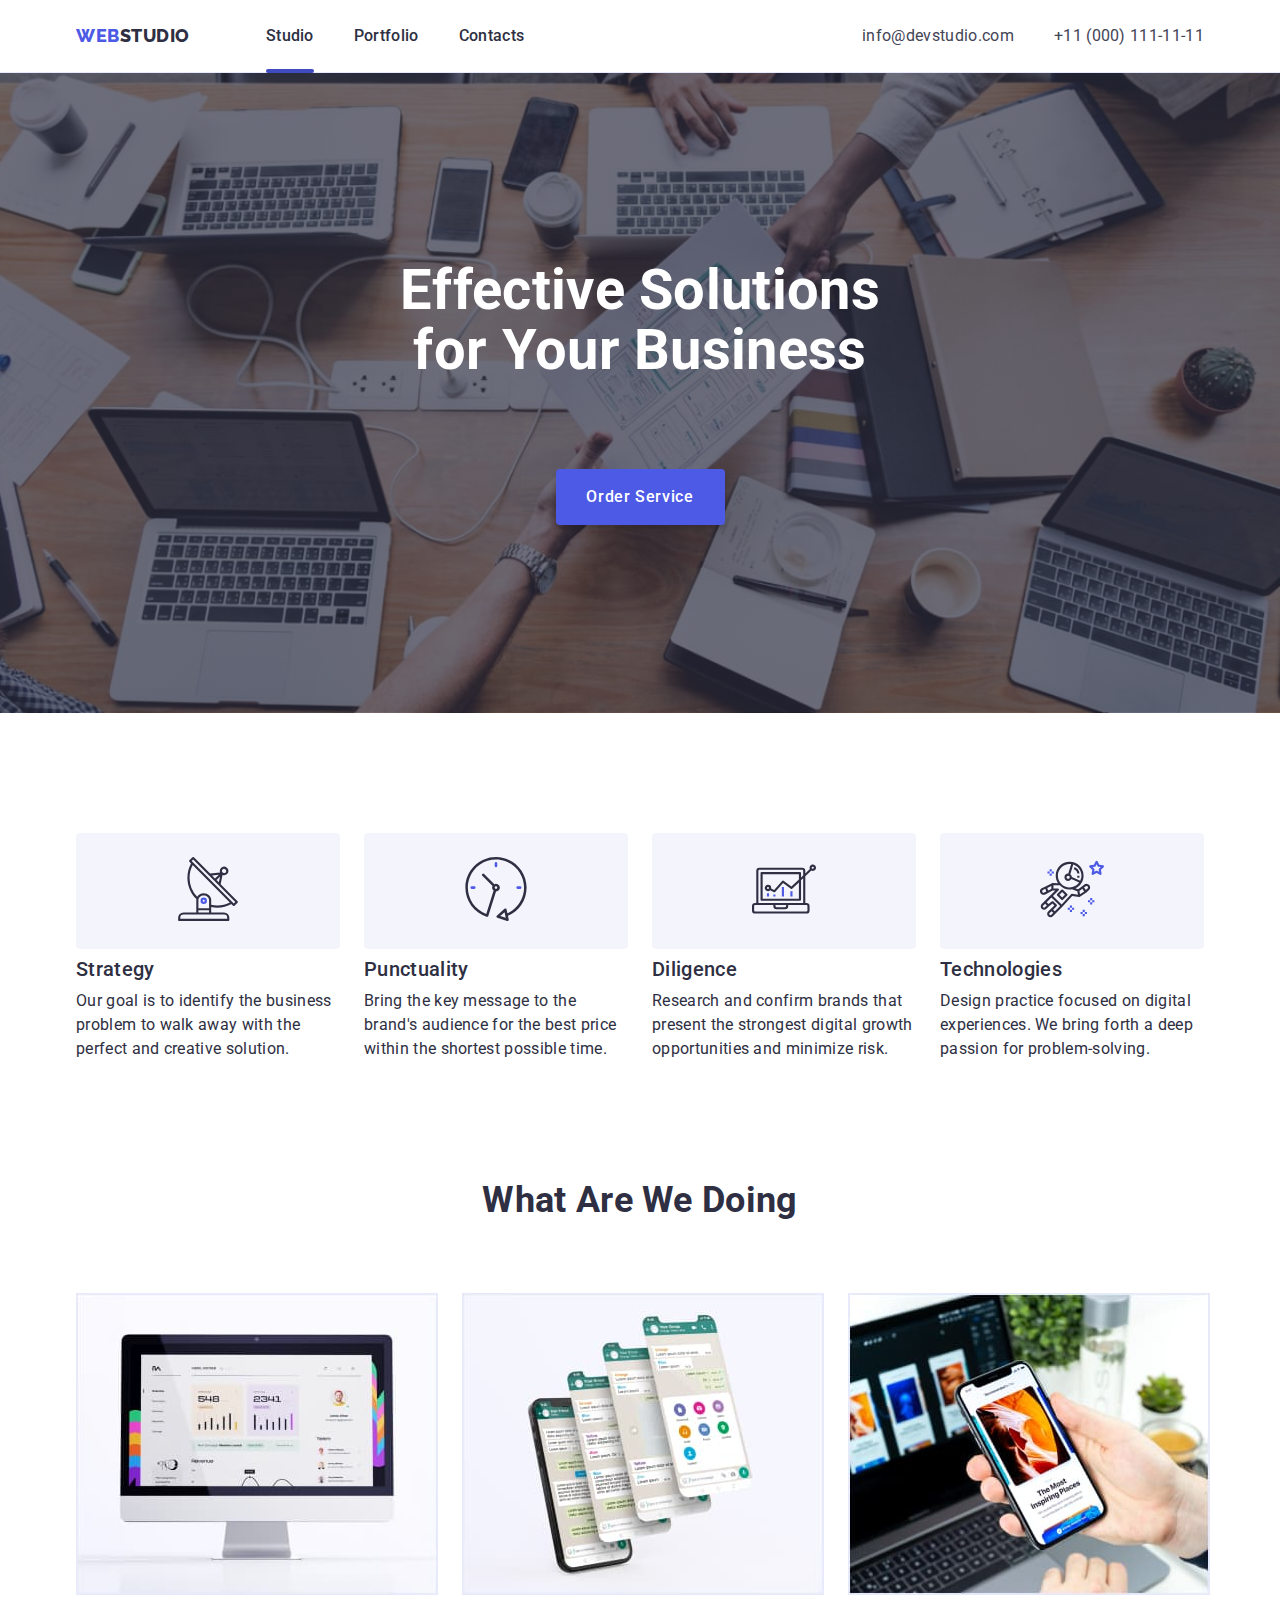
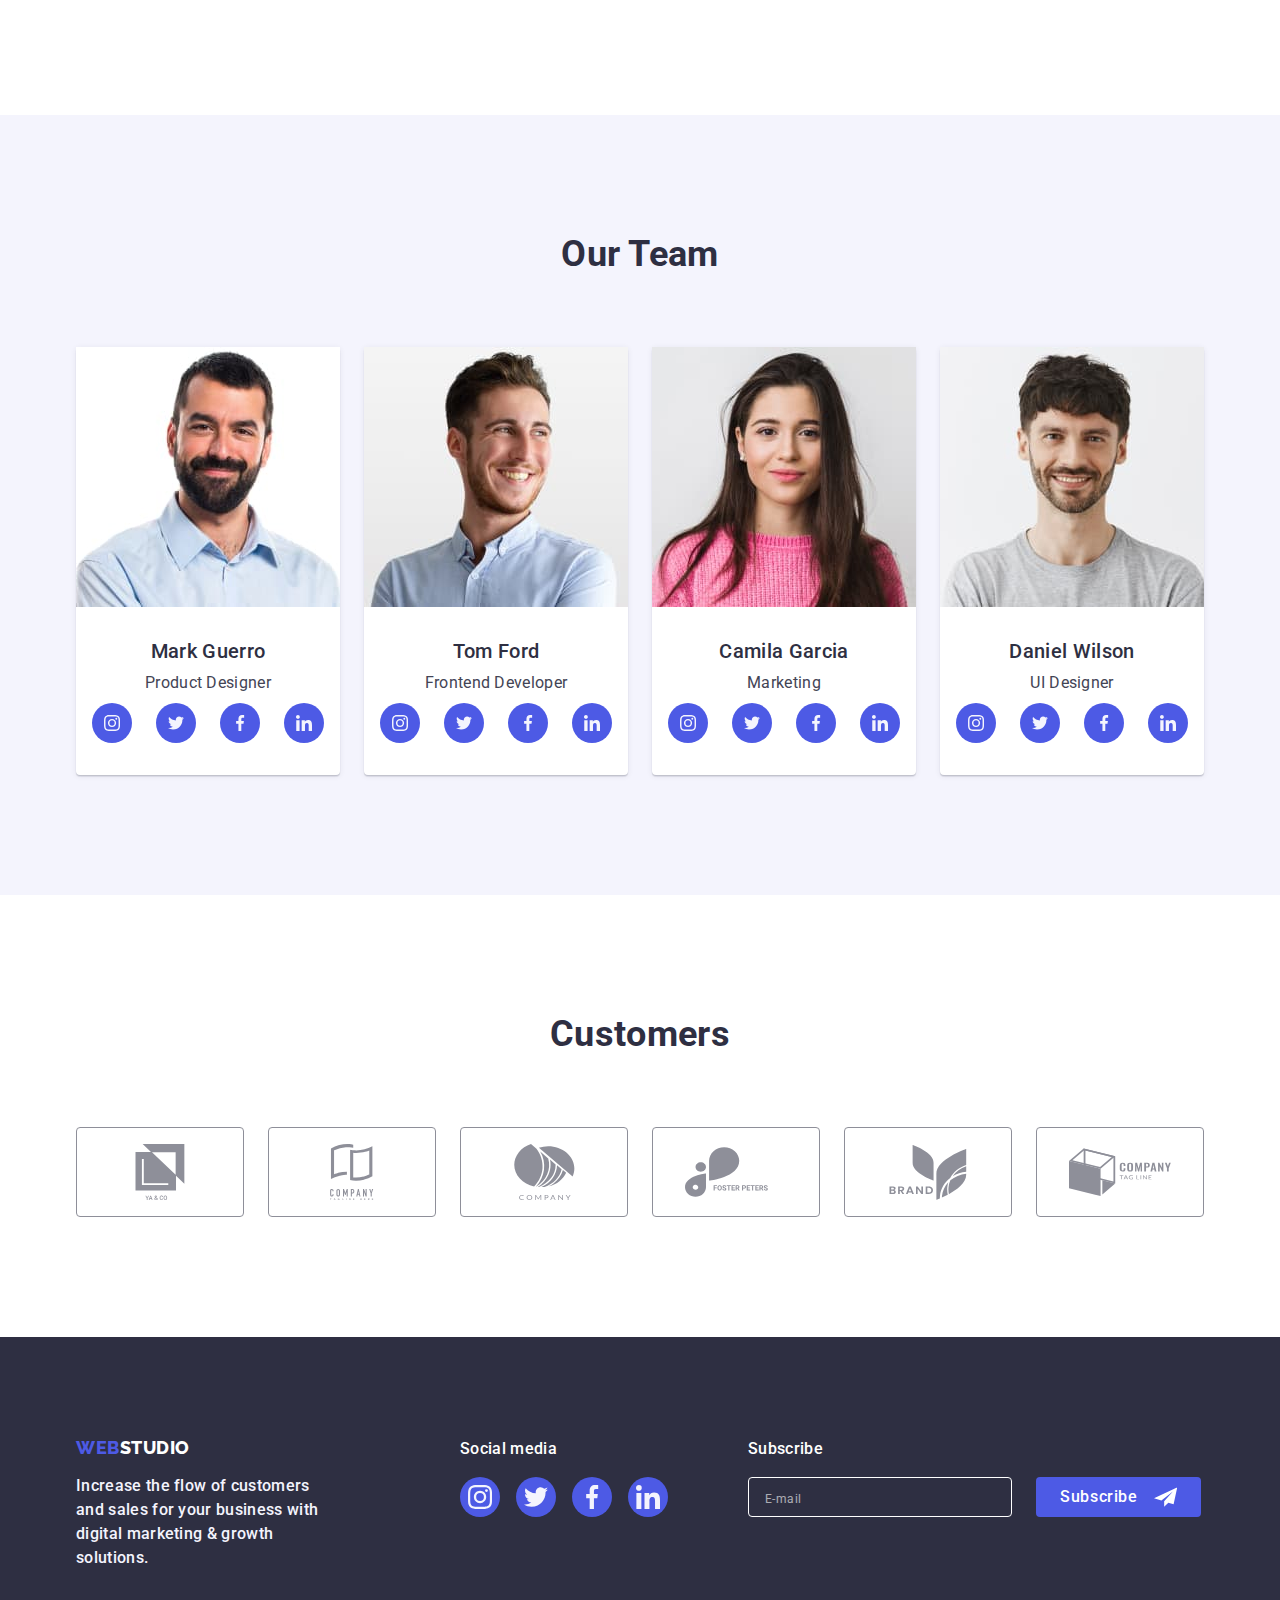
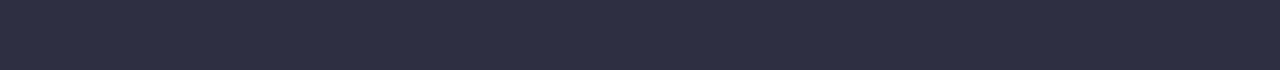
<file: index.html>
<!DOCTYPE html>
<html lang="en">
<head>
    <meta charset="UTF-8">
    <meta http-equiv="X-UA-Compatible" content="IE=edge">
    <meta name="viewport" content="width=device-width, initial-scale=1.0">
    
    <link rel="preconnect" href="https://fonts.googleapis.com">
    <link rel="preconnect" href="https://fonts.gstatic.com" crossorigin>
    <link href="https://fonts.googleapis.com/css2?family=Raleway:wght@800&family=Roboto:wght@400;500;700;900&display=swap"
        rel="stylesheet">
        <link rel="stylesheet" href="https://cdnjs.cloudflare.com/ajax/libs/modern-normalize/1.1.0/modern-normalize.min.css">
        <link rel="stylesheet" href="./css/style.css">
    <title>Homework7</title>
</head>
<body>
    <header class="header">
        <div class="container header-container">
            
            <nav class="site-navigation">
    
                <a href="./index.html" class="logo link logo-web-header">web<span
                        class="logo-studio-header">Studio</span></a>
    
                <ul class="site-nav list">
                    <li class="site-nav-item"><a class="title-body-medium link current site-nav-link" href="./index.html">Studio</a>
                    </li>
                    <li class="site-nav-item"><a class="title-body-medium link site-nav-link"
                            href="./portfolio.html">Portfolio</a></li>
                    <li class="site-nav-item"><a class="title-body-medium link site-nav-link" href="">Contacts</a></li>
                </ul>

            </nav>
    
            <address class="adress-container adress-main">
                <ul class="list adress">
                    <li class="adress-item"><a class="link title-body adress-item-link"
                            href="mailto:info@devstudio.com">info@devstudio.com</a></li>
                    <li class="adress-item"><a class="link title-body adress-item-link" href="tel:+110001111111">+11 (000)
                            111-11-11</a></li>
                </ul>
            </address>

            
                <button class="menu-toggle js-open-menu" aria-expanded="false" aria-controls="mobile-menu">
                    <svg width="32" height="22" class="icon-menu">
                        <use href="./images/icon.svg#icon-menu"></use>
                    </svg>
                </button>


            <div class="menu-container js-menu-container" id="mobile-menu">
                <button type="button" class="menu-toggle js-close-menu">
                <svg width="8" height="8" class="icon-close">
                    <use href="./images/icon.svg#icon-close"></use>
                </svg>
                </button>
                
                <ul class="mobile-menu list">
                    <li> <a href="./index.html" class="link">Studio</a></li>
                    <li> <a href="./portfolio.html" class="link">Porfolio</a></li>
                    <li> <a href="" class="link contacts-link">Contacts</a></li>
                </ul>
                
                <div class="mobile-menu-contacts">
                <ul class="list mobile-adress-list">
                        <li><a href="tel:+110001111111" class="link mobile-tel">+11 (000) 111-11-11</a> </li>
                        <li><a href="mailto:info@devstudio.com" class="link mobile-mail">info@devstudio.com</a></li>
                </ul>

                <ul class="social-list list">
                        <li class="social-icons">
                            <a href="" class="social-link social-link-footer">
                               <svg class="social-icon" width="24" height="24">
                                    <use href="./images/icon.svg#icon-inst"></use>
                                </svg>
                            </a>
                        </li>

                        <li class="social-icons">
                            <a href="" class="social-link social-link-footer">
                                <svg class="social-icon" width="24" height="24">
                                    <use href="./images/icon.svg#icon-twt"></use>
                                </svg>
                            </a>
                        </li>

                        <li class="social-icons">
                            <a href="" class="social-link social-link-footer">
                                <svg class="social-icon" width="24" height="24">
                                    <use href="./images/icon.svg#icon-fb"></use>
                                </svg>
                            </a>
                        </li>

                        <li class="social-icons">
                            <a href="" class="social-link social-link-footer">
                                <svg class="social-icon" width="24" height="24">
                                    <use href="./images/icon.svg#icon-lkd"></use>
                                </svg>
                            </a>
                        </li>
                </ul>
                </div>
                

        </div>
        </div>
        
    </header>
    <main>
        <section class="hero">
            <div class="container">
            <h1 class="hero-title title-biggest">Effective Solutions for Your Business</h1>
            <button class="button hero-button" data-modal-open type="button">Order Service</button>

                    <div class="backdrop is-hidden" data-modal>
                        <div class="modal-window">
                            <button type="button" class="modal-window-button" data-modal-close>
                                <svg width="8px" height="8px" class="modal-window-icon">
                                <use href="./images/icon.svg#icon-close"> </use>
                                </svg>
                            </button>
                        
                            <p class="modal-text">Leave your contacts and we will call you back</p>
                            <form class="form-container js-speaker-form">
                                <div class="form-part form-part-name">
                                <label for="name" class="form-part-title">Name</label>
                                <input  type="text" name="user-name" id="name" class="form-part-text">
                                <svg width="18" height="24" class="form-icon-person form-icon">
                                    <use href="./images/icon.svg#icon-person"></use>
                                </svg>
                                
                                
                                </div>

                                <div class="form-part">
                                <label for="tel" class="form-part-title">Phone</label>
                                <input type="tel" name="tel" id="tel" class="form-part-text">
                                <svg width="18" height="24" class="form-icon-telephone form-icon">
                                    <use href="./images/icon.svg#icon-telephone"></use>
                                </svg>
                                </div>

                                <div class="form-part">
                                <label for="mail" class="form-part-title">Email</label>
                                <input type="email" name="mail" id="mail" class="form-part-text">
                                <svg width="18" height="24" class="form-icon form-icon-mail">
                                    <use href="./images/icon.svg#icon-mail"></use>
                                </svg>
                                </div>

                                <div class="form-part form-part-comment">
                                <label for="comment" class="form-part-title">Comment</label>
                                <textarea name="comment" id="comment" placeholder="Text input" class="comment-text"></textarea>
                                </div>


                                <div class="policy-container">
                                
                                    <label class="policy-label">
                                        <input type="checkbox" name="policy" class="checkbox">
                                        <svg width="16" height="16" class="accept-icon">
                                            <use href="./images/icon.svg#icon-accept"></use>
                                        </svg>
                                        <span class="policy-text">I accept the terms and conditions of the <a href="" class="link link-policy">Privacy
                                                Policy</a></span>
                                
                                    </label>
                                </div>

                                <button type="submit" class="button modal-button"><span class="modal-button-text">Send</span></button>
                            </form>
                            
                        </div>
                    </div>
            </div>
            
        </section>
         
        <section class="section section-feature">
         
            <div class="container">
                
            <h2 hidden class="feature-main-title">Feature</h2>
            <ul class="list feature-list">
                <li class="feature-list-item icon-antenna">
                    <div class="feature-icon-bg">
                    <svg class="feature-icons" width="64" height="64"> 
                        <use href="./images/icon.svg#icon-antenna" ></use>
                    </svg>
                    </div>
                    <h3 class="title-big feature-title">Strategy</h3>
                    <p class="feature-container-text">Our goal is to identify the business problem to walk away with the perfect and creative solution.</p>
                </li>

                <li class="feature-list-item icon-clock">
                    <div class="feature-icon-bg">
                    <svg class="feature-icons" width="64" height="64">
                        <use href="./images/icon.svg#icon-clock"></use>
                    </svg>
                    </div>
                    <h3 class="title-big feature-title">Punctuality</h3>
                    <p class="feature-container-text">Bring the key message to the brand's audience for the best price within the shortest possible time.</p>
                </li>

                <li class="feature-list-item icon-diagram">
                    <div class="feature-icon-bg">
                    <svg class="feature-icons" width="64" height="64">
                        <use href="./images/icon.svg#icon-diagram"></use>
                    </svg>
                    </div>
                    <h3 class="title-big feature-title">Diligence</h3>
                    <p class="feature-container-text">Research and confirm brands that present the strongest digital growth opportunities and minimize risk.</p>
                </li>

                <li class="feature-list-item icon-astranaut">
                    <div class="feature-icon-bg">
                    <svg class="feature-icons" width="64" height="64">
                        <use href="./images/icon.svg#icon-astranaut"></use>
                    </svg>
                    </div>
                    <h3 class="title-big feature-title">Technologies</h3>
                    <p class="feature-container-text">Design practice focused on digital experiences. We bring forth a deep passion for problem-solving.</p>
                </li>
            </ul>
            </div>
        </section>

        <section class="section doing">
            <div class="container">
            <h2 class="section-title title-big title-doing">What are we doing</h2>
            
            <ul class="doing-list list">

                <li class="doing-item">
                    <picture>
                        <source srcset="./images/desktop-360-300-1px/doing-1-1.jpg 1x, ./images/desktop-360-300-2px/doing-1-2.jpg 2x">
                        <img src="./images/desktop-360-300-1px/doing-1-1.jpg" alt="monitor" width="360" height="300" class="doing-photo">
                    </picture>
                </li>

                <li class="doing-item">
                    <picture>
                        <source srcset="./images/desktop-360-300-1px/doing-2-1.jpg 1x, ./images/desktop-360-300-2px/doing-2-2.jpg 2x">
                        <img src="./images/desktop-360-300-1px/doing-2-1.jpg" alt="telephone" width="360" height="300" class="doing-photo">
                    </picture>


                <li class="doing-item">
                    <picture>
                        <source srcset="./images/desktop-360-300-1px/doing-3-1.jpg 1x, ./images/desktop-360-300-2px/doing-3-2.jpg 2x">
                        <img src="./images/desktop-360-300-1px/doing-3-1.jpg" alt="computer and telephone" width="360" height="300" class="doing-photo">
                    </picture>
                </li>

            </ul>
            </div>
        </section>

        <section class="section our-team">
            <div class="container">

            <h2 class="section-title title-big title-team">Our Team</h2>

            <ul class="team-list list">
                <li class="team-part">
                    <div class="photo-container">
                            <img class="photo-team" src="./images/desktop-360-300-1px/mark-1.jpg" alt="Product Designer Mark Guerro" width="264" height="260"
                            srcset="./images/desktop-360-300-1px/mark-1.jpg 1x, ./images/desktop-360-300-2px/mark-2.jpg 2x">
                    </div>
                    <div class="info-member">
                    <h3 class="title-med name-team">Mark Guerro</h3>
                    <p class="team-profession title-body">Product Designer</p>
                    
                        <ul class="list social-list">
                    
                            <li class="social-icons">
                                <a href="" class="social-link">
                                    <svg class="social-icon" width="16" height="16">
                                        <use href="./images/icon.svg#icon-inst"></use>
                                    </svg> </a>
                            </li>
                    
                            <li class="social-icons">
                                <a href="" class="social-link">
                                    <svg class="social-icon" width="16" height="16">
                                        <use href="./images/icon.svg#icon-twt"></use>
                                    </svg>
                                </a>
                            </li>
                    
                            <li class="social-icons">
                                <a href="" class="social-link">
                                    <svg class="social-icon" width="16" height="16">
                                        <use href="./images/icon.svg#icon-fb">
                    
                                        </use>
                                    </svg>
                                </a>
                            </li>

                            <li class="social-icons">
                                <a href="" class="social-link">
                                    <svg class="social-icon" width="16" height="16">
                                        <use href="./images/icon.svg#icon-lkd"></use>
                                    </svg>
                    
                                </a>
                            </li>
                        </ul>
                    
                    </div>
                </li>

                <li class="team-part">
                    <div class="photo-container">
                            <img class="photo-team" src="./images/desktop-360-300-1px/tom-1.jpg" alt="Frontend Developer Tom Ford" width="264" height="260"
                            srcset="./images/desktop-360-300-1px/tom-1.jpg 1x, ./images/desktop-360-300-2px/tom-2.jpg 2x">
                    </div>
                    <div class="info-member">
                    <h3 class="title-med name-team">Tom Ford</h3>
                    <p class="team-profession title-body">Frontend Developer</p>
                    
                        <ul class="list social-list">

                            <li class="social-icons"> 
                                <a href="" class="social-link"> 
                                    <svg class="social-icon" width="16" height="16">
                                    <use href="./images/icon.svg#icon-inst" ></use>
                                </svg> </a> </li>

                            <li class="social-icons"> 
                                <a href="" class="social-link">
                                    <svg class="social-icon" width="16" height="16">
                                        <use href="./images/icon.svg#icon-twt"></use>
                                    </svg>
                                </a> </li>

                            <li class="social-icons"> 
                                <a href="" class="social-link">
                                    <svg class="social-icon" width="16" height="16">
                                        <use href="./images/icon.svg#icon-fb">
                                        </use>
                                    </svg>
                                </a> </li>
                            <li class="social-icons"> 
                                <a href="" class="social-link">
                                    <svg class="social-icon" width="16" height="16">
                                        <use href="./images/icon.svg#icon-lkd"></use>
                                    </svg>
                                </a> </li>
                        </ul>
                    
                    </div>
                </li>

                <li class="team-part">
                    <div class="photo-container">
                            <img class="photo-team" src="./images/desktop-360-300-1px/camila-1.jpg" alt="Marketing Camila Garcia" width="264" height="260"
                            srcset="./images/desktop-360-300-1px/camila-1.jpg 1x, ./images/desktop-360-300-2px/camila-2.jpg 2x">
                    </div>
                    <div class="info-member">
                    <h3 class="title-med name-team">Camila Garcia</h3>
                    <p class="team-profession title-body">Marketing</p>
                    
                        <ul class="list social-list">
                    
                            <li class="social-icons">
                                <a href="" class="social-link">
                                    <svg class="social-icon" width="16" height="16">
                                        <use href="./images/icon.svg#icon-inst"></use>
                                    </svg> </a>
                            </li>
                    
                            <li class="social-icons">
                                <a href="" class="social-link">
                                    <svg class="social-icon" width="16" height="16">
                                        <use href="./images/icon.svg#icon-twt"></use>
                                    </svg>
                                </a>
                            </li>
                    
                            <li class="social-icons">
                                <a href="" class="social-link">
                                    <svg class="social-icon" width="16" height="16">
                                        <use href="./images/icon.svg#icon-fb">
                                        </use>
                                    </svg>
                                </a>
                            </li>

                            <li class="social-icons">
                                <a href="" class="social-link">
                                    <svg class="social-icon" width="16" height="16">
                                        <use href="./images/icon.svg#icon-lkd"></use>
                                    </svg>
                                </a>
                            </li>
                        </ul>
                    
                    </div>
                </li>
                
                <li class="team-part">
                    <div class="photo-container">
                        <picture>
                            <img class="photo-team" src="./images/desktop-360-300-1px/daniel-1.jpg" alt="UI Designer Daniel Wilson" width="264" height="260"
                             srcset="./images/desktop-360-300-1px/daniel-1.jpg 1x, ./images/desktop-360-300-2px/daniel-2.jpg 2x">
                    </div>
                    <div class="info-member">
                    <h3 class="title-med name-team">Daniel Wilson</h3>
                    <p class="team-profession title-body">UI Designer</p>
                   
                        <ul class="list social-list">
                            <li class="social-icons">
                                <a href="" class="social-link">
                                    <svg class="social-icon" width="16" height="16">
                                        <use href="./images/icon.svg#icon-inst"></use>
                                    </svg> </a>
                            </li>

                            <li class="social-icons">
                                <a href="" class="social-link">
                                    <svg class="social-icon" width="16" height="16">
                                        <use href="./images/icon.svg#icon-twt"></use>
                                    </svg>
                                </a>
                            </li>

                            <li class="social-icons">
                                <a href="" class="social-link">
                                    <svg class="social-icon" width="16" height="16">
                                        <use href="./images/icon.svg#icon-fb">
                    
                                        </use>
                                    </svg>
                                </a>
                            </li>

                            <li class="social-icons">
                                <a href="" class="social-link">
                                    <svg class="social-icon" width="16" height="16">
                                        <use href="./images/icon.svg#icon-lkd"></use>
                                    </svg>
                    
                                </a>
                            </li>
                        </ul>
                    </div>
                    
                </li>
            </ul>
            </div>
        </section>

        <section class="customers">
            <div class=" container container-customers">
            <h2 class="section-title title-big customers-title">Customers</h2>

            
                <ul class="customers-list list">
                    <li class="customers-list-item">
                        <a href="" class="customers-list-link">
                        <svg width="110" height="56" class="logo-companys">
                            <use href="./images/icon.svg#icon-company-one"></use>
                        </svg>
                    </a></li>



                    <li class="customers-list-item">
                        <a href="" class="customers-list-link">
                            <svg width="110" height="56" class="logo-companys">
                                <use href="./images/icon.svg#icon-company-two"></use>
                            </svg>
                        </a>
                    </li>

                    <li class="customers-list-item">
                        <a href="" class="customers-list-link">
                            <svg width="110" height="56" class="logo-companys">
                                <use href="./images/icon.svg#icon-company-three"></use>
                            </svg>
                        </a>
                    </li>

                    <li class="customers-list-item">
                        <a href="" class="customers-list-link">
                            <svg width="110" height="56" class="logo-companys">
                                <use href="./images/icon.svg#icon-company-four"></use>
                            </svg>
                        </a>
                    </li>

                    <li class="customers-list-item">
                        <a href="" class="customers-list-link">
                            <svg width="110" height="56" class="logo-companys">
                                <use href="./images/icon.svg#icon-company-five"></use>
                            </svg>
                        </a>
                    </li>

                    <li class="customers-list-item">
                        <a href="" class="customers-list-link">
                            <svg width="110" height="56" class="logo-companys">
                                <use href="./images/icon.svg#icon-company-six"></use>
                            </svg>
                        </a>
                    </li>
                </ul>
        </div>

        </section>
    </main>
    <footer class="footer">
        <div class="container footer-container">
            <div class="part-footer-first">
            <a href="./index.html" class="logo logo-footer link logo-web-footer">web<span
                    class="logo-studio-footer">Studio</span></a>
            <p class="footer-text title-body">Increase the flow of customers and sales for your business with digital marketing &
                                             growth solutions.</p>
            </div>
            
            <div class="footer-social-container">
                <h3 class="title-body-medium social-text">Social media</h3>
                <ul class="list social-list social-list-footer">

                    <li class="social-icons">
                        <a href="" class="social-link social-link-footer">
                            <svg class="social-icon" width="24" height="24">
                             <use href="./images/icon.svg#icon-inst"></use>
                            </svg> 
                        </a>
                    </li>

                    <li class="social-icons">
                        <a href="" class="social-link social-link-footer">
                            <svg class="social-icon" width="24" height="24">
                            <use href="./images/icon.svg#icon-twt"></use>
                            </svg>
                         </a>
                    </li>

                    <li class="social-icons">
                        <a href="" class="social-link social-link-footer">
                            <svg class="social-icon" width="24" height="24">
                            <use href="./images/icon.svg#icon-fb">
                            </use>
                            </svg>
                        </a>
                    </li>

                    <li class="social-icons">
                        <a href="" class="social-link social-link-footer">
                            <svg class="social-icon" width="24" height="24">
                            <use href="./images/icon.svg#icon-lkd"></use>
                            </svg>
                        </a>
                    </li>
                </ul>
            </div>

            <div class="subscribe-container">
                <h3 class="subscribe-title">Subscribe</h3>
                <form class="subscribe-form">
                    <label >
                        <input type="email" name="mail" placeholder="E-mail" class="footer-mail-input">
                    </label>
                    <button type="submit" class="button subscribe-button">Subscribe
                    <svg width="24" height="24" class="send-icon">
                        <use href="./images/icon.svg#icon-send" ></use>
                    </svg>
                    </button>
                </form>
            </div>
        </div>
    </footer>
<script src="./js/mobile-menu.js"></script>
<script src="./js/js-speaker-form.js"></script>
<script src="./js/modal.js"></script>
</body>
</html>
</file>
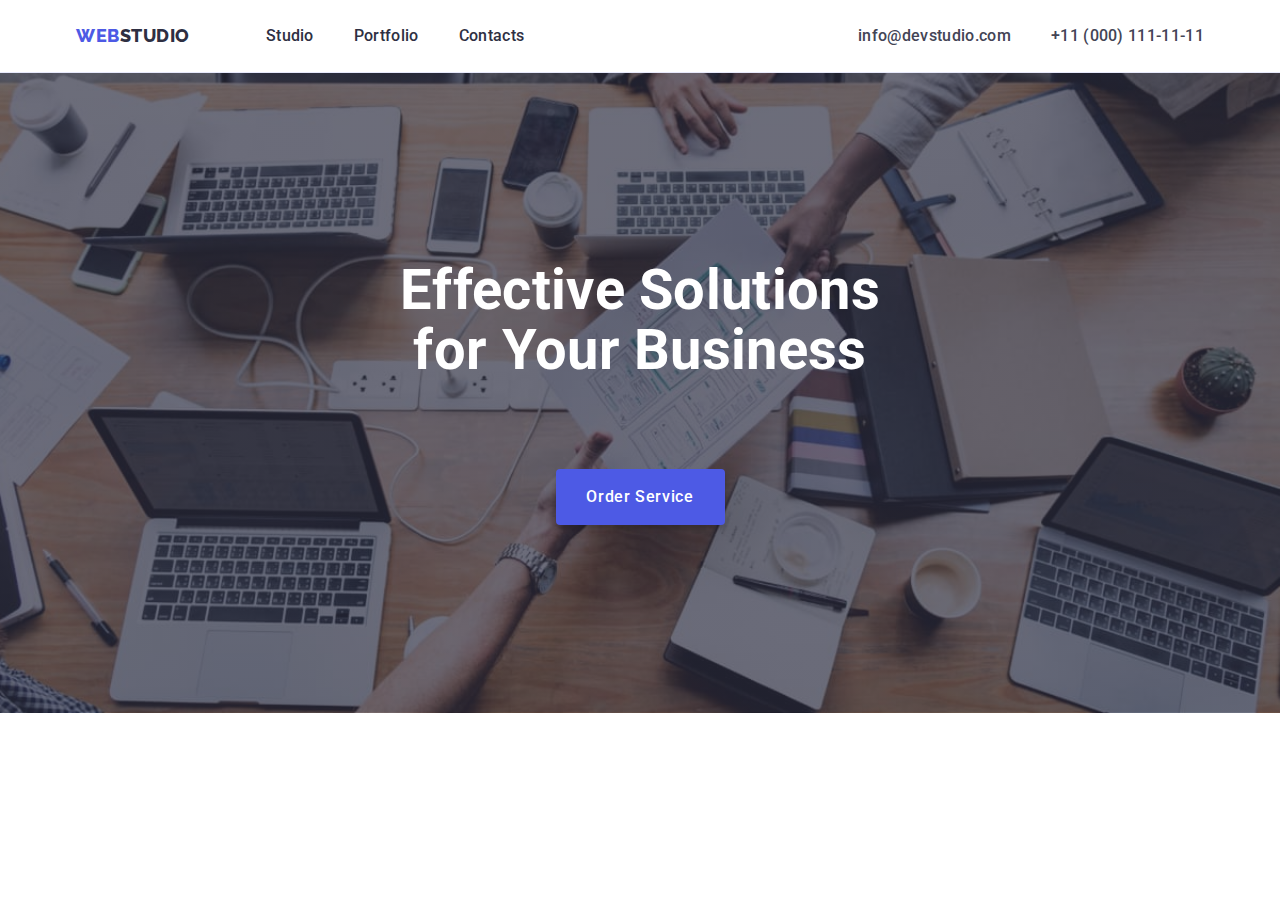
<file: modal.html>
<!DOCTYPE html>
<html lang="en">
<head>
    <meta charset="UTF-8">
    <meta http-equiv="X-UA-Compatible" content="IE=edge">
    <meta name="viewport" content="width=device-width, initial-scale=1.0">
    <link rel="preconnect" href="https://fonts.googleapis.com">
    <link rel="preconnect" href="https://fonts.gstatic.com" crossorigin>
    <link href="https://fonts.googleapis.com/css2?family=Raleway:wght@800&family=Roboto:wght@400;500;700;900&display=swap"
        rel="stylesheet">
    <link rel="stylesheet" href="https://cdnjs.cloudflare.com/ajax/libs/modern-normalize/1.1.0/modern-normalize.min.css">
    <link rel="stylesheet" href="./css/style.css">
    <title>Modal</title>
</head>
<body>
    <header class="header">
        <div class="container header-container">
            <nav class="site-navigation">
    
                <a href="./index.html" class="logo link logo-web-header">web<span
                        class="logo-studio-header">Studio</span></a>
    
                <ul class="site-nav list">
                    <li class="site-nav-item"><a class="title-body-medium link site-nav-link" href="./index.html">Studio</a>
                    </li>
                    <li class="site-nav-item"><a class="title-body-medium link site-nav-link"
                            href="./portfolio.html">Portfolio</a></li>
                    <li class="site-nav-item"><a class="title-body-medium link site-nav-link" href="">Contacts</a></li>
                </ul>
            </nav>
    
            <address class="adress-container adress-main">
                <ul class="list adress">
                    <li class="adress-item"><a class="link title-body"
                            href="mailto:info@devstudio.com">info@devstudio.com</a></li>
                    <li class="adress-item"><a class="link title-body" href="tel:+110001111111">+11 (000) 111-11-11</a></li>
                </ul>
            </address>
        </div>
    </header>
    <main>
        <section class="hero">
            <div class="container">
                <h1 class="hero-title title-biggest">Effective Solutions for Your Business</h1>
                <button class="button hero-button" type="button">Order Service</button>
                              
            </div>
        </section>

        </main>
</body>
</html>
</file>
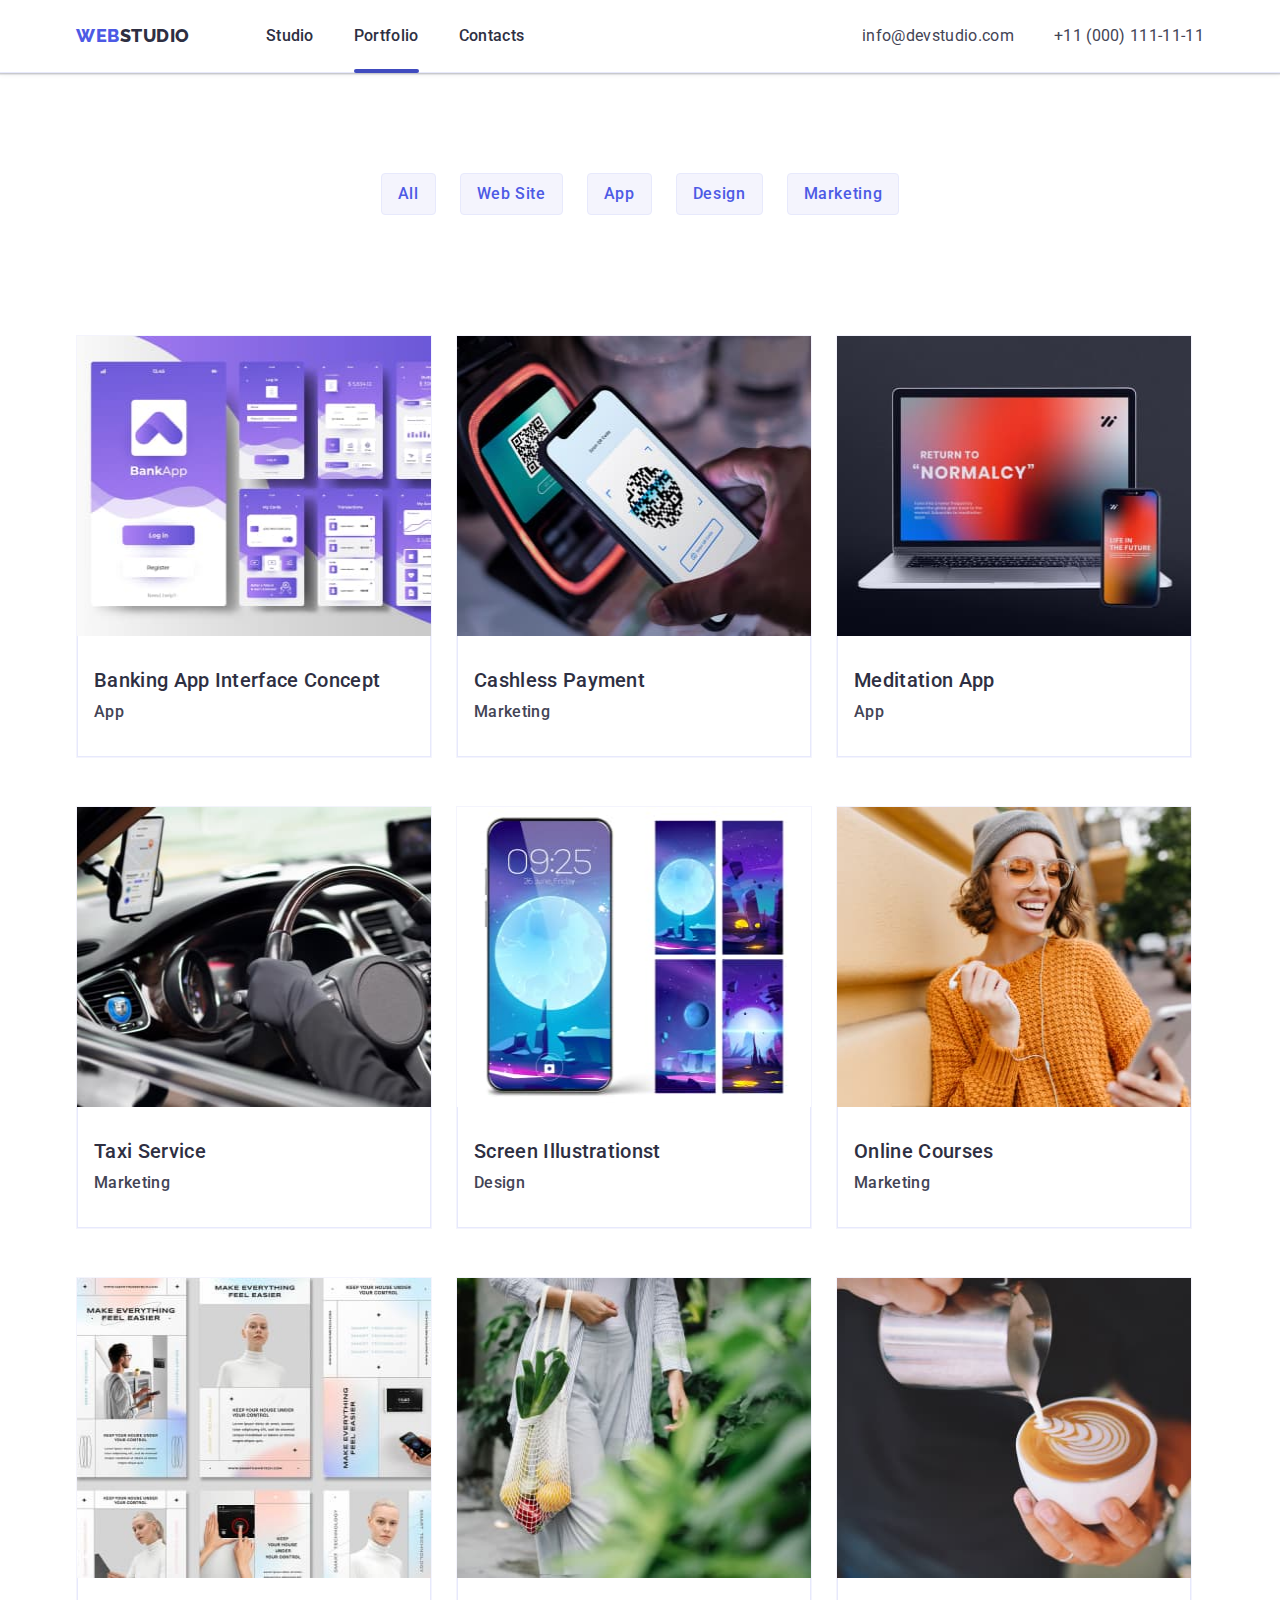
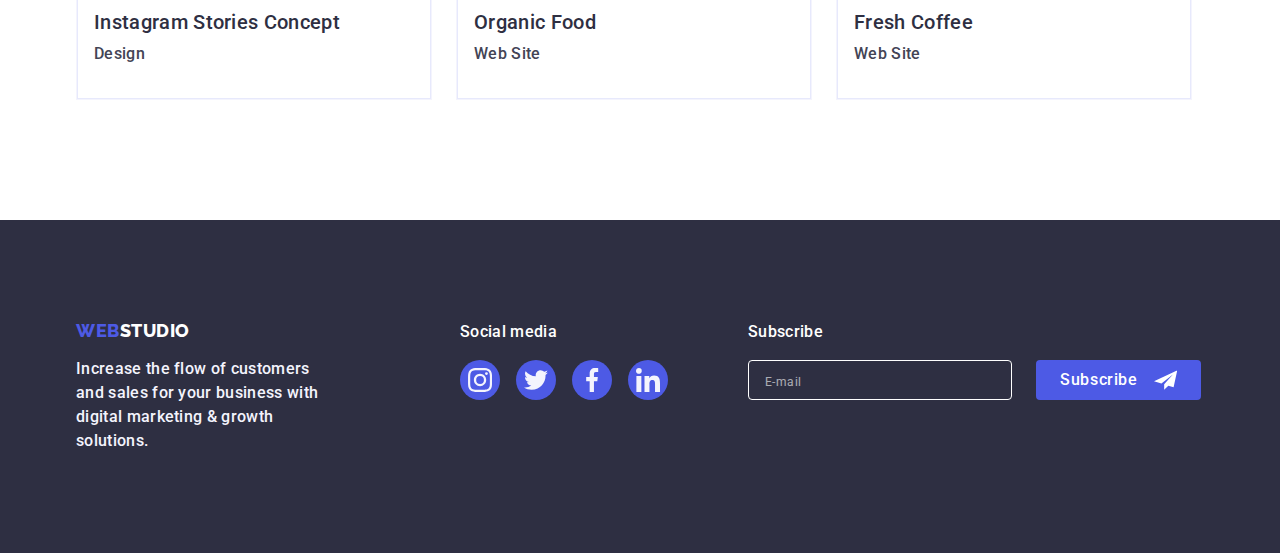
<file: portfolio.html>
<!DOCTYPE html>
<html lang="en">
<head>
    <meta charset="UTF-8">
    <meta http-equiv="X-UA-Compatible" content="IE=edge">
    <meta name="viewport" content="width=device-width, initial-scale=1.0">
    
    <link rel="preconnect" href="https://fonts.googleapis.com">
    <link rel="preconnect" href="https://fonts.gstatic.com" crossorigin>
    <link href="https://fonts.googleapis.com/css2?family=Raleway:wght@800&family=Roboto:wght@400;500;700;900&display=swap"
        rel="stylesheet">
        <link rel="stylesheet" href="https://cdnjs.cloudflare.com/ajax/libs/modern-normalize/1.1.0/modern-normalize.min.css">
        <link rel="stylesheet" href="./css/style.css">
    <title>Portfolio</title>
</head>
<body>
    <!-- Header -->
    <header class="header">
        <div class="container header-container">
            <nav class="site-navigation">
    
                <a href="./index.html" class="logo link logo-web-header">web<span
                        class="logo-studio-header">Studio</span></a>
    
                <ul class="site-nav list">
                    <li class="site-nav-item"><a class="title-body-medium link site-nav-link"
                            href="./index.html">Studio</a>
                    </li>
                    <li class="site-nav-item"><a class="title-body-medium link current site-nav-link"
                            href="./portfolio.html">Portfolio</a></li>
                    <li class="site-nav-item"><a class="title-body-medium link site-nav-link" href="">Contacts</a></li>
                </ul>
    
            </nav>
    
            <address class="adress-container adress-main">
                <ul class="list adress">
                    <li class="adress-item"><a class="link title-body adress-item-link"
                            href="mailto:info@devstudio.com">info@devstudio.com</a></li>
                    <li class="adress-item"><a class="link title-body adress-item-link" href="tel:+110001111111">+11 (000)
                            111-11-11</a></li>
                </ul>
            </address>
            <button class="menu-toggle js-open-menu" aria-expanded="false" aria-controls="mobile-menu">
                <svg width="32" height="22" class="icon-menu">
                    <use href="./images/icon.svg#icon-menu"></use>
                </svg>
            </button>
            <div class="menu-container js-menu-container" id="mobile-menu">
                <button type="button" class="menu-toggle js-close-menu">
                    <svg width="8" height="8" class="icon-close">
                        <use href="./images/icon.svg#icon-close"></use>
                    </svg>
                </button>
    
                <ul class="mobile-menu">
                    <li> <a href="./index.html" class="link">Studio</a></li>
                    <li> <a href="./portfolio.html" class="link">Porfolio</a></li>
                    <li> <a href="" class="link contacts-link">Contacts</a></li>
                </ul>
    
                <ul class="list mobile-adress-list">
                    <li><a href="tel:+110001111111" class="link mobile-tel">+11 (000) 111-11-11</a> </li>
                    <li><a href="mailto:info@devstudio.com" class="link mobile-mail">info@devstudio.com</a></li>
                </ul>
                <ul class="social-list list">
                    <li class="social-icons">
                        <a href="" class="social-link social-link-footer">
                            <svg class="social-icon" width="24" height="24">
                                <use href="./images/icon.svg#icon-inst"></use>
                            </svg>
                        </a>
                    </li>
    
                    <li class="social-icons">
                        <a href="" class="social-link social-link-footer">
                            <svg class="social-icon" width="24" height="24">
                                <use href="./images/icon.svg#icon-twt"></use>
                            </svg>
                        </a>
                    </li>
    
                    <li class="social-icons">
                        <a href="" class="social-link social-link-footer">
                            <svg class="social-icon" width="24" height="24">
                                <use href="./images/icon.svg#icon-fb"></use>
                            </svg>
                        </a>
                    </li>
    
                    <li class="social-icons">
                        <a href="" class="social-link social-link-footer">
                            <svg class="social-icon" width="24" height="24">
                                <use href="./images/icon.svg#icon-lkd"></use>
                            </svg>
                        </a>
                    </li>
                </ul>
    
    
    
            </div>
        </div>
    </header>
    <!-- Main -->
    <main>
    <section class="portfolio-main">
        <div class="container">
        <h1 hidden> Portfolio</h1>


        <!-- Filter -->
    
        <!-- <div class="container-filter">  -->
        <ul class="list filter-list">
            <li class="filter-list-item"><button class="button filter-button" type="button">All</button> </li>
            <li class="filter-list-item"><button class="button filter-button" type="button">Web Site</button> </li>
            <li class="filter-list-item"><button class="button filter-button" type="button">App</button> </li>
            <li class="filter-list-item"><button class="button filter-button" type="button">Design</button> </li>
            <li class="filter-list-item"><button class="button filter-button" type="button">Marketing</button> </li>
        </ul>
        <!-- </div> -->
  

    <!-- Content -->
  

        <ul class="list content-list">
            
            <li class="content-list-item">
               
                <a class="link photo-link" href="">
                    <div class="parrent">
                    <picture>
                        <source srcset="./images/desktop-360-300-1px/desktop-1-1.jpg 1x, ./images/desktop-360-300-2px/desktop-1-2.jpg 2x"
                        media="(min-width: 1158px)">

                        <source srcset="./images/tablet-356-300-1px/tablet-1-1.jpg 1x, ./images/tablet-356-300-2px/tablet-1-2.jpg 2x"
                        media="(min-width: 768px)">

                        <source srcset="./images/mobile-396-280-1px/mobile-1-1.jpg 1x, ./images/mobile-396-280-2px/mobile-1-2.jpg 2x"
                        media="(min-width: 320px)">

                        <img src="./images/desktop-360-300-1px/desktop-1-1.jpg" alt="application" width="360" height="300" class="photo-content">
                    </picture>

                    


                     <div class="overlay"> <p class="text-info">14 Stylish and User-Friendly App Design Concepts · Task Manager App · Calorie Tracker App · Exotic Fruit Ecommerce App · -->
                    Cloud Storage App </p></div> </div> 
                <div class="container-content-info">
                    <h2 class="content-list-title">Banking App Interface Concept</h2>
                    <p class="content-list-text title-body">App</p>
                </div>
            </a>
                
            </li>

            <li class="content-list-item">
                <a class="link photo-link" href=""><div class="parrent">
                    <picture>
                        <source srcset="./images/desktop-360-300-1px/desktop-2-1.jpg 1x, ./images/desktop-360-300-2px/desktop-2-2.jpg 2x"
                            media="(min-width: 1158px)">
                    
                        <source srcset="./images/tablet-356-300-1px/tablet-2-1.jpg 1x, ./images/tablet-356-300-2px/tablet-2-2.jpg 2x"
                            media="(min-width: 768px)">
                    
                        <source srcset="./images/mobile-396-280-1px/mobile-2-1.jpg 1x, ./images/mobile-396-280-2px/mobile-2-2.jpg 2x"
                            media="(min-width: 320px)">
                    
                        <img src="./images/desktop-360-300-1px/desktop-2-1.jpg" alt="telephone" width="360" height="300"
                            class="photo-content">
                    </picture>
                    
                    
                    


                    <div class="overlay">
                        <p class="text-info">14 Stylish and User-Friendly App Design Concepts · Task Manager App · Calorie Tracker App ·
                            Exotic Fruit Ecommerce App ·
                            Cloud Storage App </p>
                    </div>
                    </div>
                <div class="container-content-info">
                    <h2 class="content-list-title">Cashless Payment</h2>
                    <p class="content-list-text title-body">Marketing</p>
                </div></a>
            </li>

            <li class="content-list-item">
                <a class="link photo-link" href=""><div class="parrent">
                    <picture>
                        <source srcset="./images/desktop-360-300-1px/desktop-3-1.jpg 1x, ./images/desktop-360-300-2px/desktop-3-2.jpg 2x"
                            media="(min-width: 1158px)">
                    
                        <source srcset="./images/tablet-356-300-1px/tablet-3-1.jpg 1x, ./images/tablet-356-300-2px/tablet-3-2.jpg 2x"
                            media="(min-width: 768px)">
                    
                        <source srcset="./images/mobile-396-280-1px/mobile-3-1.jpg 1x, ./images/mobile-396-280-2px/mobile-3-2.jpg 2x"
                            media="(min-width: 320px)">
                    
                        <img src="./images/desktop-360-300-1px/desktop-3-1.jpg" alt="monitor" width="360" height="300"
                            class="photo-content">
                    </picture>
                    
                    


                    <div class="overlay">
                        <p class="text-info">14 Stylish and User-Friendly App Design Concepts · Task Manager App · Calorie Tracker App ·
                            Exotic Fruit Ecommerce App ·
                            Cloud Storage App </p>
                    </div>
                    </div>
                <div class="container-content-info">
                    <h2 class="content-list-title">Meditation App</h2>
                    <p class="content-list-text title-body">App</p>
                </div></a>
              
            </li>
            <li class="content-list-item">
                <a class="link photo-link" href=""><div class="parrent">
                    <picture>
                        <source srcset="./images/desktop-360-300-1px/desktop-4-1.jpg 1x, ./images/desktop-360-300-2px/desktop-4-2.jpg 2x"
                            media="(min-width: 1158px)">
                    
                        <source srcset="./images/tablet-356-300-1px/tablet-4-1.jpg 1x, ./images/tablet-356-300-2px/tablet-4-2.jpg 2x"
                            media="(min-width: 768px)">
                    
                        <source srcset="./images/mobile-396-280-1px/mobile-4-1.jpg 1x, ./images/mobile-396-280-2px/mobile-4-2.jpg 2x"
                            media="(min-width: 320px)">
                    
                        <img src="./images/desktop-360-300-1px/desktop-4-1.jpg" alt="car" width="360" height="300"
                            class="photo-content">
                    </picture>


                  
                    <div class="overlay">
                        <p class="text-info">14 Stylish and User-Friendly App Design Concepts · Task Manager App · Calorie Tracker App ·
                            Exotic Fruit Ecommerce App ·
                            Cloud Storage App </p>
                    </div>
                    </div>
                <div class="container-content-info">
                    <h2 class="content-list-title">Taxi Service</h2>
                    <p class="content-list-text title-body">Marketing</p>
                </div></a>
            </li>

            <li class="content-list-item">
                <a class="link photo-link" href=""><div class="parrent">
                    <picture>
                        <source srcset="./images/desktop-360-300-1px/desktop-5-1.jpg 1x, ./images/desktop-360-300-2px/desktop-5-2.jpg 2x"
                            media="(min-width: 1158px)">
                    
                        <source srcset="./images/tablet-356-300-1px/tablet-5-1.jpg 1x, ./images/tablet-356-300-2px/tablet-5-2.jpg 2x"
                            media="(min-width: 768px)">
                    
                        <source srcset="./images/mobile-396-280-1px/mobile-5-1.jpg 1x, ./images/mobile-396-280-2px/mobile-5-2.jpg 2x"
                            media="(min-width: 320px)">
                    
                        <img src="./images/desktop-360-300-1px/desktop-5-1.jpg" alt="telephone screen" width="360" height="300"
                            class="photo-content">
                    </picture>


                    
                    <div class="overlay">
                        <p class="text-info">14 Stylish and User-Friendly App Design Concepts · Task Manager App · Calorie Tracker App ·
                            Exotic Fruit Ecommerce App ·
                            Cloud Storage App </p>
                    </div>
                    </div>
                <div class="container-content-info">
                    <h2 class="content-list-title">Screen Illustrationst</h2>
                    <p class="content-list-text title-body">Design</p>
                </div></a>
            </li>

            <li class="content-list-item">
                <a class="link photo-link" href=""><div class="parrent">
                    <picture>
                        <source srcset="./images/desktop-360-300-1px/desktop-6-1.jpg 1x, ./images/desktop-360-300-2px/desktop-6-2.jpg 2x"
                            media="(min-width: 1158px)">
                    
                        <source srcset="./images/tablet-356-300-1px/tablet-6-1.jpg 1x, ./images/tablet-356-300-2px/tablet-6-2.jpg 2x"
                            media="(min-width: 768px)">
                    
                        <source srcset="./images/mobile-396-280-1px/mobile-6-1.jpg 1x, ./images/mobile-396-280-2px/mobile-6-2.jpg 2x"
                            media="(min-width: 320px)">
                    
                        <img src="./images/desktop-360-300-1px/desktop-6-1.jpg" alt="woomen" width="360" height="300"
                            class="photo-content">
                    </picture>

                    
                    


                    <div class="overlay">
                        <p class="text-info">14 Stylish and User-Friendly App Design Concepts · Task Manager App · Calorie Tracker App ·
                            Exotic Fruit Ecommerce App ·
                            Cloud Storage App </p>
                    </div>
                    </div>
                <div class="container-content-info">
                    <h2 class="content-list-title">Online Courses</h2>
                    <p class="content-list-text title-body">Marketing</p>
                </div></a>
            </li>

            <li class="content-list-item">
               
                    <a class="link photo-link" href=""><div class="parrent">
                    <picture>
                        <source srcset="./images/desktop-360-300-1px/desktop-7-1.jpg 1x, ./images/desktop-360-300-2px/desktop-7-2.jpg 2x"
                            media="(min-width: 1158px)">
                    
                        <source srcset="./images/tablet-356-300-1px/tablet-7-1.jpg 1x, ./images/tablet-356-300-2px/tablet-7-2.jpg 2x"
                            media="(min-width: 768px)">
                    
                        <source srcset="./images/mobile-396-280-1px/mobile-7-1.jpg 1x, ./images/mobile-396-280-2px/mobile-7-2.jpg 2x"
                            media="(min-width: 320px)">
                    
                        <img src="./images/desktop-360-300-1px/desktop-7-1.jpg" alt="Instagramm content" width="360" height="300"
                            class="photo-content">
                    </picture>
                        
                        


                        <div class="overlay">
                            <p class="text-info">14 Stylish and User-Friendly App Design Concepts · Task Manager App · Calorie Tracker App ·
                                Exotic Fruit Ecommerce App ·
                                Cloud Storage App </p>
                        </div>
                        </div>
                    <div class="container-content-info">
                        <h2 class="content-list-title">Instagram Stories Concept</h2>
                        <p class="content-list-text title-body">Design</p>
                    </div></a>
            </li>

            <li class="content-list-item">
                    <a class="link photo-link" href=""><div class="parrent">
                    <picture>
                        <source srcset="./images/desktop-360-300-1px/desktop-8-1.jpg 1x, ./images/desktop-360-300-2px/desktop-8-2.jpg 2x"
                            media="(min-width: 1158px)">
                    
                        <source srcset="./images/tablet-356-300-1px/tablet-8-1.jpg 1x, ./images/tablet-356-300-2px/tablet-8-2.jpg 2x"
                            media="(min-width: 768px)">
                    
                        <source srcset="./images/mobile-396-280-1px/mobile-8-1.jpg 1x, ./images/mobile-396-280-2px/mobile-8-2.jpg 2x"
                            media="(min-width: 320px)">
                    
                        <img src="./images/desktop-360-300-1px/desktop-8-1.jpg" alt="food" width="360" height="300"
                            class="photo-content">
                    </picture>
                        
                        


                        <div class="overlay">
                            <p class="text-info">14 Stylish and User-Friendly App Design Concepts · Task Manager App · Calorie Tracker App ·
                                Exotic Fruit Ecommerce App ·
                                Cloud Storage App </p>
                        </div>
                        </div>
                    <div class="container-content-info">
                        <h2 class="content-list-title">Organic Food</h2>
                        <p class="content-list-text title-body">Web Site</p>
                    </div></a>
            </li>

            <li class="content-list-item">
                <a class="link photo-link" href=""><div class="parrent">
                    <picture>
                        <source srcset="./images/desktop-360-300-1px/desktop-9-1.jpg 1x, ./images/desktop-360-300-2px/desktop-9-2.jpg 2x"
                            media="(min-width: 1158px)">
                    
                        <source srcset="./images/tablet-356-300-1px/tablet-9-1.jpg 1x, ./images/tablet-356-300-2px/tablet-9-2.jpg 2x"
                            media="(min-width: 768px)">
                    
                        <source srcset="./images/mobile-396-280-1px/mobile-9-1.jpg 1x, ./images/mobile-396-280-2px/mobile-9-2.jpg 2x"
                            media="(min-width: 320px)">
                    
                        <img src="./images/desktop-360-300-1px/desktop-9-1.jpg" alt="coffee" width="360" height="300"
                            class="photo-content">
                    </picture>
                    
                    


                    <div class="overlay">
                        <p class="text-info">14 Stylish and User-Friendly App Design Concepts · Task Manager App · Calorie Tracker App ·
                            Exotic Fruit Ecommerce App ·
                            Cloud Storage App </p>
                    </div>
                    </div>
                <div class="container-content-info">
                    <h2 class="content-list-title">Fresh Coffee</h2>
                    <p class="content-list-text title-body">Web Site</p>
                </div></a>
            </li>
            </ul>
    </div>
    </section>
    </main>
    <!-- Footer -->
    <footer class="footer">
        <div class="container footer-container">
            <div class="part-footer-first">
                <a href="./index.html" class="logo logo-footer link logo-web-footer">web<span
                        class="logo-studio-footer">Studio</span></a>
                <p class="footer-text title-body">Increase the flow of customers and sales for your business with digital
                    marketing &
                    growth solutions.</p>
            </div>
    
            <div class="footer-social-container">
                <p class="title-body-medium social-text">Social media</p>
                <ul class="list social-list social-list-footer">
    
                    <li class="social-icons">
                        <a href="" class="social-link social-link-footer">
                            <svg class="social-icon" width="24" height="24">
                                <use href="./images/icon.svg#icon-inst"></use>
                            </svg>
                        </a>
                    </li>
    
                    <li class="social-icons">
                        <a href="" class="social-link social-link-footer">
                            <svg class="social-icon" width="24" height="24">
                                <use href="./images/icon.svg#icon-twt"></use>
                            </svg>
                        </a>
                    </li>
    
                    <li class="social-icons">
                        <a href="" class="social-link social-link-footer">
                            <svg class="social-icon" width="24" height="24">
                                <use href="./images/icon.svg#icon-fb">
                                </use>
                            </svg>
                        </a>
                    </li>
    
                    <li class="social-icons">
                        <a href="" class="social-link social-link-footer">
                            <svg class="social-icon" width="24" height="24">
                                <use href="./images/icon.svg#icon-lkd"></use>
                            </svg>
                        </a>
                    </li>
                </ul>
            </div>
    
            <div class="subscribe-container">
                <p class="subscribe-title">Subscribe</p>
                <form class="subscribe-form">
                    <label>
                        <input type="email" name="mail" placeholder="E-mail" class="footer-mail-input">
                    </label>
                    <button type="submit" class="button subscribe-button">Subscribe
                        <svg width="24" height="24" class="send-icon">
                            <use href="./images/icon.svg#icon-send"></use>
                        </svg>
                    </button>
                </form>
            </div>
        </div>
    </footer>

    
<script src="./js/mobile-menu.js"></script>
</body>
</html>
</file>
<file: css/style.css>
:root {
    --previous-color-text: #2E2F42;
    --second-color-text: #434455;
        --timing-animation: cubic-bezier(0.4, 0, 0.2, 1);
            --timing-duration: 250ms;
}

/* General */
body {
    font-family: 'Roboto', sans-serif;
    color: var(--previous-color-text);
    letter-spacing: 0.02em;

}

.comment-text {
    resize: none;
}
.container {
        padding: 0 16px 0 16px;
        margin-left: auto;
        margin-right: auto;
        width: 100%;
       
}

img {
    display: block;
}
h1,h2,h3,h4,p {
    margin: 0;
    padding: 0;
}


.button {
    font-weight: 500;
    font-size: 16px;
    line-height: 1.5;
    letter-spacing: 0.04em;
    border-radius: 4px;
    cursor: pointer;
    transition: background-color var(--timing-duration) var(--timing-animation),
                color var(--timing-duration) var(--timing-animation);
}
.link {
    text-decoration: none;
    transition: color var(--timing-duration) var(--timing-animation);
                
}



.list {
    list-style: none;
    padding: 0;
    margin: 0;
}


.title-med {
    font-weight: 500;
    font-size: 20px;
    line-height: 1.2;
}

.title-big {
    font-weight: 700;
    font-size: 36px;
    line-height: 1.11;
}

.title-body-medium {
    font-weight: 400;
    font-size: 16px;
    line-height: 1.5;

}


.title-body {
    font-weight: 500;
    font-size: 16px;
    line-height: 1.5;
    color: var(--second-color-text);
}



/* Header */

.header {
                border-bottom: 1px solid #E7E9FC;
                    box-shadow: 0px 2px 1px rgba(46, 47, 66, 0.08),
                        0px 1px 1px rgba(46, 47, 66, 0.16),
                        0px 1px 6px rgba(46, 47, 66, 0.08);
}

.header-container {
            padding-top: 24px;
            padding-bottom: 24px;

        }

/* Logo */

nav {
    display: flex;
    justify-content: space-between;
    align-items: center;
}

.logo {
    font-family: 'Raleway', sans-serif;
    text-transform: uppercase;
    font-weight: 800;
    font-size: 18px;
    line-height: 1.17;
    letter-spacing: 0.03em;
    color: #4D5AE5;
    

}


.logo-studio-header {
    color: var(--previous-color-text);
}

.logo:visited .logo-studio-header {
    color: var(--previous-color-text);
}

.icon-menu {
    stroke: var(--previous-color-text);
}

.site-nav-link {
    font-weight: 500;
    font-size: 16px;
    line-height: 1.5;
    color: var(--previous-color-text);
}

.site-nav-link:hover,
.site-nav-link:focus {
    color: #4D5AE5
}

/* Adress */



.adress-item-link {
    font-weight: 400;
    font-size: 12px;
    line-height: 1.17;

}

.adress-item-link:hover,
.adress-item-link:focus {
    color: #4D5AE5;
}

/* Hero */


.hero {
    text-align: center;
    padding-top: 112px;
    padding-bottom: 112px;
    margin-left: auto;
    margin-right: auto;
    background-color: var(--previous-color-text);
    max-width: 1440px;
    background-image: linear-gradient(rgba(46, 47, 66, 0.7),
            rgba(46, 47, 66, 0.7)),
            url('../images/mobile-396-280-1px/hero-mobile-428x432-1px.jpg');
    background-size: cover;
    background-position: center;
    background-repeat: no-repeat;

}





/* Screen 2px - before 768px */
@media screen and (min-device-pixel-ratio: 2) and (max-width: 767px),
screen and (min-resolution: 192dpi) and (max-width: 767px),
screen and (min-resolution: 2dppx) and (max-width: 767px){
    .hero {
        background-image: linear-gradient(rgba(46, 47, 66, 0.7),
                rgba(46, 47, 66, 0.7)), 
                url('../images/mobile-396-280-2px/hero-mobile-428x432-2px.jpg');
    }
}


/* Tablet hero image */

@media screen and (min-width: 768px) {
    .hero {
        background-image: linear-gradient(rgba(46, 47, 66, 0.7),
                rgba(46, 47, 66, 0.7)),
                url('../images/tablet-356-300-1px/hero-tablet-768x436-1px.jpg');
    }
}

/* Tablet hero image 2px */

@media screen and (min-device-pixel-ratio: 2) and (min-width: 768px),
screen and (min-resolution: 192dpi) and (min-width: 768px),
screen and (min-resolution: 2dppx) and (min-width: 768px) {
    .banner {
        background-image: linear-gradient(rgba(46, 47, 66, 0.7),
                rgba(46, 47, 66, 0.7)),
                url('../images/tablet-356-300-2px/hero-tablet-768x436-2px.jpg');
    }
}


/* Desktop hero image */

@media screen and (min-width: 1158px) {
    .hero {
        background-image: linear-gradient(rgba(46, 47, 66, 0.7),
                rgba(46, 47, 66, 0.7)),
                url('../images/desktop-360-300-1px/hero-desktop-1440x600-1px.jpg');
    }
}

/* Desktop hero image 2px */
@media screen and (min-device-pixel-ratio: 2) and (min-width: 1158px),
screen and (min-resolution: 192dpi) and (min-width: 1158px),
screen and (min-resolution: 2dppx) and (min-width: 1158px){
    .hero {
        background-image: linear-gradient(rgba(46, 47, 66, 0.7),
                rgba(46, 47, 66, 0.7)),
                url('../images/desktop-360-300-2px/hero-desktop-1440x600-2px.jpg');
    }
}


.hero-title {
    color: white;
    font-weight: 700;
    font-size: 36px;
    line-height: 1.11;



}

.hero-button {
    background-color: #4D5AE5;
    color: #FFFFFF;
    margin-top: 88px;
    width: 169px;
    padding-top: 16px ;
    padding-bottom: 16px;
    border: none;
    box-shadow: 0px 4px 4px rgba(0, 0, 0, 0.15);
  
    
}

.hero-button:hover,
.herobutton:focus {
    background: #404BBF;
}


/* Backdrop */
/* Modal window */
.backdrop {
    position: fixed;
    top: 0;
    left: 0;
    width: 100%;
    height: 100%;
    visibility: visible;
    background: rgba(46, 47, 66, 0.4);
    transition: visibility var(--timing-duration) var(--timing-animation),
        opacity var(--timing-duration) var(--timing-animation);
}

.backdrop.is-hidden {
    visibility: hidden;
    opacity: 0;
    pointer-events: none;
}

.modal-window {
    position: absolute;
    display: inline-block;
    top: 50%;
    left: 50%;
    border-radius: 4px;
    transform: translate(-50%, -50%) scale(1) rotateZ(1turn);
    transition: transform var(--timing-duration) var(--timing-animation);
    background-color: #FCFCFC;
    padding: 72px 16px 24px 16px;
    min-width: 320px;
    min-height: 586px;
}

.modal-text {
    text-align: center;
    font-family: 'Roboto';
    font-weight: 500;
    font-size: 16px;
    line-height: 1.5;
    letter-spacing: 0.02em;
}

.backdrop.is-hidden .modal-window {
    transform: translate(-50%, -50%) scale(0);
}

.modal-window-button {
    position: absolute;
    display: flex;
    align-items: center;
    justify-content: center;
    top: 24px;
    right: 24px;
    width: 24px;
    height: 24px;
    background-color: #E7E9FC;
    border-radius: 50%;
    border: 1px solid rgba(0, 0, 0, 0.1);
    cursor: pointer;
    transition: background-color var(--timing-duration) var(--timing-animation);
}

.modal-window-button:hover .modal-window-icon {
    fill: #FFFFFF;
}

.modal-window-button:hover {
    background-color: #404BBF;
}

.modal-window-button:active {
    background-color: #404BBF;
}

.modal-window-icon {
    transition: fill var(--timing-duration) var(--timing-animation);
}

.modal-window-icon {
    fill: #2E2F42;
}

.modal-window-button:active .modal-window-icon {
    fill: #FFFFFF;
}

/* Form */

.form-container {
    margin-top: 16px;

}

.form-container .form-part-text {
    margin-top: 4px;
    padding-left: 24px;
        font-weight: 400;
            font-size: 12px;
            line-height: 1.17;
            letter-spacing: 0.04em;
            padding-top: 8px;
            padding-bottom: 8px;
}

.form-part {
    position: relative;
    display: flex;
    flex-direction: column;
    text-align: start;
    padding-top: 8px;
}

.form-part-name {
    padding-top: 0;
}

.form-part-title {
    font-weight: 400;
    font-size: 12px;
    line-height: 1.17;
    letter-spacing: 0.04em;
    color: #8E8F99;
}



.form-part-text {
    background-color: #FCFCFC;
    border: 1px solid rgba(46, 47, 66, 0.4);
    border-radius: 4px;
    transition: border var(--timing-duration) var(--timing-animation);
}

.form-part-text:focus {
    outline: none;
    border: 1px solid #4D5AE5;
}

.form-part-text:focus+.form-icon {
    fill: #4D5AE5;
}

.comment-text {
    background-color: #FCFCFC;
    border: 1px solid rgba(46, 47, 66, 0.4);
    border-radius: 4px;
    transition: border var(--timing-duration) var(--timing-animation);
    padding-inline-start: 16px;
    padding-inline-end: 16px;
    padding-block-end: 8px;
    padding-block-start: 8px;
        font-weight: 400;
            font-size: 12px;
            line-height: 1.17;
            margin-top: 4px;
            height: 120px;
}

.comment-text::placeholder {
    font-weight: 400;
    font-size: 12px;
    line-height: 1.17;
    color: rgba(46, 47, 66, 0.4);
    letter-spacing: 0.04em;
}

.comment-text:focus {
    outline: none;
    border: 1px solid #4D5AE5;
}

.policy-container {
    text-align: left;
    margin-top: 18px;
}




.policy-label {
    display: flex;
    align-items: center;
    font-weight: 400;
    font-size: 12px;
    line-height: 1.17;
    letter-spacing: 0.04em;
    color: #8E8F99;
}


.checkbox {
    position: absolute;
    -webkit-appearance: none;
    -moz-appearance: none;
    appearance: none;
        width: 16px;
            height: 16px;
}

.checkbox:checked+.accept-icon {
    background-color: #404BBF;
    border-color: #404BBF;

}

.form-icon {
    position: absolute;
    bottom: 4px;
    left: 6px;
    fill: #2E2F42;
    transition: fill var(--timing-duration) var(--timing-animation);

}

.accept-icon {

    border: 1px solid rgba(46, 47, 66, 0.4);
    border-radius: 2px;
    fill: rgba(244, 244, 253, 1);
    background-color: #FFFFFF;
    transition: background var(--timing-duration) var(--timing-animation),
        border-color var(--timing-duration) var(--timing-animation);
}

.policy-text {
    margin-left: 8px;
}

.link-policy {
    text-decoration: underline;
}

.link-policy:visited {
    color: #4D5AE5;
}

.modal-button {
    border: 1px solid #4D5AE5;
    border-radius: 4px;
    background-color: #4D5AE5;
    box-shadow: 0px 4px 4px rgba(0, 0, 0, 0.15);
    color: white;
    padding: 15px 32px;
    margin-top: 24px;
    width: 169px;
}

.modal-button-text {
    font-weight: 500;
    font-size: 16px;
    line-height: 1.5;
    letter-spacing: 0.04em;
}
/* Features */
.section-feature {
    padding-top: 96px;
    padding-bottom: 96px;
}

.feature-list {
    display: flex;
    flex-wrap: wrap;
    padding: 0;
    margin: 0;
    text-align: center;
}

 .feature-icons {
     display: none;
 }



/* Features */



.feature-container-text {
    margin-top: 8px;
    padding-left: 0;
    text-align: start;
    font-weight: 400;
    font-size: 16px;
    line-height: 1.5;
}

        
    
.doing {
     display: none;
        }






.our-team {
    text-align: center;
    padding-top: 96px;
    padding-bottom: 96px;
    background-color: #F4F4FD;
}

.team-part{
    width: 264px;
}

.team-part {
    padding-bottom: 32px;
    background-color: white;
    border-radius: 4px;
    box-shadow: 0px 1px 6px rgba(46, 47, 66, 0.08),
            0px 1px 1px rgba(46, 47, 66, 0.16),
            0px 2px 1px rgba(46, 47, 66, 0.08);
    
}
.team-list {
    margin-top: 72px;
    
}




.social-list {
    display: flex;
    justify-content: center;
    gap: 24px;
    
}




.social-icon {
    fill: #F4F4FD;
}



.social-link {
    width: 40px;
    height: 40px;
    display: flex;
    justify-content: center;
    align-items: center;
    background-color: #4D5AE5;
    border-radius: 50%;
    transition: background var(--timing-duration) var(--timing-animation);
}

.social-link:hover,
.social-link:focus {
    background-color: #404BBF;
}

.name-team {
    margin-top: 32px;
}

.team-profession {
    margin-top: 8px;
    font-weight: 400;
}

.social-list {
    margin-top: 8px;
}




/* Customers */


.customers {
    padding-top: 96px;
    padding-bottom: 96px;
    text-align: center;
   
}

.customers-list {
    display: flex;
    justify-content: center;
    flex-wrap: wrap;
    gap: 72px 16px;
    margin-top: 72px;
}

.customers-list-item {
   display: block;
}




.customers-list-link {
    display: flex;
    width: 100%;
    height: 100%;
    padding: 16px 40px;
    border: 1px solid #8E8F99;
    border-radius: 4px;
    transition: border-color var(--timing-duration) var(--timing-animation);
}

.customers-list-link:hover,
.customers-list-link:focus {
    border-color: #404BBF;
}


.customers-list-link:hover  .logo-companys,
.customers-list-link:focus  .logo-companys{
    fill: #404BBF
}


.logo-companys {
    fill: #8E8F99;
    transition:  fill var(--timing-duration) var(--timing-animation)
}

/* Footer */

.footer {
    background-color: var(--previous-color-text);
    color: white;
    text-align: center;
    padding-top: 96px;
    padding-bottom: 96px;
}




/* Logo */



.logo-studio-footer {
    color: white;
}

.footer-text {
    
    color: #F4F4FD;
}

/* Social container */

.social-link-footer:hover,
.social-link-footer:focus {
    background-color: #31D0AA;
}
.social-text {
    font-weight: 500;
}

/* Subscribe */
.subscribe-title {
    margin-bottom: 16px;
    font-weight: 500;
    font-size: 16px;
    line-height: 1.5;
}




.footer-mail-input {
    background-color: transparent;
    border: 1px solid #FFFFFF;
    border-radius: 4px;
    opacity: 0.3;
    padding-top: 8px;
    padding-left: 16px;
    padding-bottom: 8px;
    height: 40px;
    color: white;
}


.footer-mail-input::placeholder {
    color: #FFFFFF;
    opacity: 0.6;
    font-weight: 400;
    font-size: 12px;
    line-height: 2;
    letter-spacing: 0.04em;
}


.subscribe-button {
    display: flex;
    justify-content: center;
    text-align: center;
    background-color: #4D5AE5;
    color: white;
    width: 165px;
    padding: 8px 24px;
    gap: 16px;
    border: none;
}



/* Portfolio */


/* Filters */

.filter-list {
    display: flex;
    gap: 24px;

    
}
.filter-button {
    background-color: #F4F4FD;
    color: #4D5AE5;
    padding: 8px 16px;
    border: 1px solid #E7E9FC;
    box-sizing: content-box;
}

.filter-button:hover,
.filter-button:focus {
    background-color: #404BBF;
    color: white;
}

/* Content */




.parrent {
    position: relative;
    overflow: hidden;

}
.overlay {
    position: absolute;
    width: 100%;
    height: 100%;
    border: none;
    bottom: 0;
    transform: translate(0, 100%);
    background-color: #4D5AE5;
    color: #F4F4FD;
        padding-top: 40px;
            padding-left: 32px;
            padding-right: 32px;

            transition: transform var(--timing-duration) var(--timing-animation);
    
}



.content-list-title {
    color: var(--previous-color-text);
}

.content-list-item {
    width: calc((100% - 48px) / 3);
}

.photo-link {
    display: block;
}

.photo-link:hover,
.photo-link:focus {
    box-shadow: 0px 1px 6px rgba(46, 47, 66, 0.08),
        0px 1px 1px rgba(46, 47, 66, 0.16),
        0px 2px 1px rgba(46, 47, 66, 0.08);
}

.photo-link:hover .overlay,
.photo-link:focus .overlay {
    transform: translateY(0);
}

.content-list {
    display: flex;
    flex-direction: column;
   align-items: center;

}

.content-list-item {
        border: 1px solid #F4F4FD;

}

.container-content-info {
    padding: 32px 16px;
    border : 1px solid #E7E9FC;
    border-top: none;
}

.content-list-title {
   
    font-weight: 500;
    font-size: 20px;
    line-height: 1.2;
    
}

.content-list-text {
    margin-top: 8px;
    color: var(--second-color-text);
    

}



/* After 428 */
@media screen and (min-width: 428px) {
    .form-container {
        width: 392px;
    }
}


/* Vision before 767px */
@media screen and (max-width: 767px) {
    
    /* General */




/* Header */
.container {
    max-width: 428px;
}
.header-container {
    display: flex;
    justify-content: space-between;
}

.site-nav {
    display: none;
}

.adress {
    display: none;
}
    
/* Hero */



/* Footer */
.footer-mail-input {
    width: 100%;
    margin-bottom: 16px;
}

.footer-text {
    margin-top: 16px;
}
/* Hero */
.hero-title {
    max-width: 320px;
    margin-left: auto;
    margin-right: auto;
}


/* Features */
   
    .feature-list-item {
        max-width: 396px;
    }
    .feature-list-item:not(:last-child) {
        margin-bottom: 72px;
    }

    .feature-list {
        justify-content: center;
    }

    
/* Our-team */

.team-list {
    display: flex;
    flex-wrap: wrap;
    gap: 72px 24px;
    justify-content: center;

}




/* Customers */
.customers-list-item {
    max-width: 190px;
}

.customers-list>.customers-list-item:nth-child(2n) {
    padding-right: calc((100% - 24px - (190px * 2)) / 2);
}
    
.customers-list>.customers-list-item:nth-child(2n + 1) {
    padding-left: calc((100% - 24px - (190px * 2)) / 2);
}



}
    /* Footer */
/* First part */
.part-footer-first {
  max-width: 268px;
  margin-left: auto;
  margin-right: auto;
  
}

.footer-text {
    text-align: left;
}

/* Social list */
        .footer-social-container {
            margin-top: 72px;
         }


        .social-list-footer {
            margin-top: 16px;
        }
    
        /*Subscribe */
    
        .subscribe-container {
            margin-top: 72px;
    
        }

        .subscribe-button {
            margin-left: auto;
            margin-right: auto;
        }

/* Subscribe */
.footer-mail-input {
    max-width: 398px;
}

        /* Portfolio */
        .portfolio-main {
            padding-top: 48px;
            padding-bottom: 48px;
        }

        .filter-list {
            flex-wrap: wrap;
            padding-bottom: 48px;
        }
      
/* Content */
.content-list-item {
    width: 396px;
}
    .photo-content {
        width: 100%;
    }
        .overlay {
            display: none;
        }

 
    

/* От 768 до 1157 */
    @media screen and (min-width: 768px) and (max-width: 1157px) {


        .container {
            max-width: 768px;
        }

        /* Header */

        .header-container {
            padding-top: 16px;
            padding-bottom: 16px;
        }
        .site-nav {
            margin-left: 120px;
        }

        .site-nav-link {
            padding-top: 30px;
            padding-bottom: 30px;
        }
        .current::after {
            content: '';
            width: 100%;
            height: 4px;
            position: absolute;
            bottom: -29px;
            left: 0;
            background-color: #404BBF;
            border-radius: 4px;
        }

        /* Adress */
     .adress {
        display: flex;
        flex-direction: column;
        gap: 12px;
    
     }
       /* Features */
       
     /* Footer */
     .footer-container {
        padding-left: 108px;
        padding-right: 108px;

     }
       /* Portfolio */
        .portfolio-main {
            padding-bottom: 96px;
            
        }



       /* Filters */
       .filter-list {
        margin-top: 64px;
        margin-bottom: 64px;
        
       }

    /* Content */
    .overlay {
        display: none;
    }
    }

    

    



    @media screen and (min-width: 768px) {
        /* Header */

        
        .header-container {
            display: flex;
            justify-content: space-between;
            align-items: center;
        }

        .menu-toggle {
            display: none;
        }
        .menu-container {
            display: none;
        }
/* Nav */
.site-nav {
    display: flex;
    align-items: center;
    gap: 40px;
}




    .icon-menu {
            display: none;
        }
    
    .site-nav-item {
        position: relative;
    }


    /* Adress */

    .adress {
        display: flex;
        font-style: normal;
    }
    /* Hero */

    .hero-title {
        width: 496px;
        margin-left: auto;
        margin-right: auto;
        font-size: 56px;
        line-height: 1.07;
    }

        /* Features */

        .feature-list {
            display: flex;
            gap: 72px 24px;
        }

        .feature-title {
            text-align: start;
        }

        .feature-list-item {
            width: 356px;
           
        }
        /* Our team */

        .our-team .container {
            padding-left: 108px;
            padding-right: 108px;
        }
        
        .team-list {
            display: flex;
            flex-wrap: wrap;
            gap: 64px 24px;
          
        }
        
        /* Customers */
        .customers-list {
            gap: 72px 24px;
        }
        
        .customers-list-link {
            padding-left: 32px;
            padding-right: 32px;
        }
        .logo-companys {
            width: 104px;
        }
            /* Footer */

            .footer {
        text-align: start;
            }
.footer-container {
    display: flex;
    align-items: flex-start;
    flex-wrap: wrap;
    gap: 72px 24px;
   
}

            .part-footer-first {
                display: inline-block;
                text-align: start;
                width: 264px;
                margin-left: 0;
                margin-right: 0;
                
            }

            .footer-text {
                margin-top: 16px;
            }

            .footer-social-container {
                display: inline-block;
                width: 208px;
                margin-right: 0;
                margin-top: 0;
               
            }

            .social-list-footer {
                gap: 16px;
            }

            .subscribe-container {
                width: 453px;
                margin: 0;
 
            }

            .footer-mail-input {
                width: 264px;
                margin-bottom: 0;
            }

            .subscribe-form {
                display: flex;
                gap: 24px;
            }

           



            /* Portfolio */

           

            .filter-list {
                justify-content: center;
            }

            .content-list {
               flex-direction: row;
               flex-wrap: wrap;
               gap: 72px 24px;
            }

            .content-list-item {
                width: 356px;
            }

     }



     @media screen and (min-width: 1158px) {
        .container {
            max-width: 1158px;
            padding-left: 15px;
            padding-right: 15px;
        }

      
           

    /* Header */
  
    .header-container {
        display: flex;
        align-items: center;
        
    }

        .current:after {
            content: '';
            position: absolute;
            width: 100%;
            height: 4px;
            left: 0;
            bottom: -25px;
            border-radius: 4px;
            background-color: #404BBF;
        }




.site-nav {
    margin-left: 76px;
  
}

.site-nav-link {
    padding-top: 24px;
    padding-bottom: 24px;

}
           /* Adress */
    .adress {
    gap: 40px;
        }

    .adress-item-link {
        font-size: 16px;
        line-height: 1.5;
    }
/* Hero */
.hero {
    padding-top: 188px;
    padding-bottom: 188px;
}

/* Feauters */

.section-feature {
    padding-bottom: 120px;
    padding-top: 120px;
}

.feature-icon-bg {
    background-color: #F4F4FD;
    border-radius: 4px;
}
.feature-icons {
    display: inline-block;
    margin: 24px 100px;
}
.feature-title {
    margin-top: 8px;
    font-weight: 500;
    font-size: 20px;
    line-height: 1.2;
}
.feature-list-item {
    width: 264px;
}
/* What are we doing */
.doing {
    display: block;
    text-align: center;
    padding-bottom: 120px;
}

.title-doing {
    font-weight: 700;
    font-size: 36px;
    line-height: 1.11;
    text-transform: capitalize;
}

.doing-list {
    
    margin-top: 72px;
    display: flex;
    gap: 24px;
}
.doing-item {
    border: 1px solid #E7E9FC;
}
.doing-photo {
    display: block;
}
/* Our team */

.our-team {
    padding-top: 120px;
    padding-bottom: 120px;
}

.our-team .container {
    padding-left: 15px;
    padding-right: 15px;
}

/* Customers */
.customers {
    padding-bottom: 120px;
    padding-top: 120px;
}
.customers-list-item {
    display: block;
    width: 168px;
}

.customers-list-link {
    padding: 16px 32px;
}

.logo-companys {
    width: 104px;
}

/* Footer */
.footer {
    padding-top: 100px;
    padding-bottom: 100px;
}
.footer-container {
    gap: 0;
}
.part-footer-first {
    margin-right: 0;
}
.footer-social-container {
    margin-left: 120px;
}

.subscribe-container {
    margin-left: 80px;
}

.footer-mail-input {
   border-color: white;
   opacity: 1;
}

.footer-mail-input:placeholder {
    opacity: 1;
}

/* Portfolio */
.portfolio-main {
    padding-top: 100px;
    padding-bottom: 120px;
}

/* Content */
.content-list {
    margin-top: 72px;
    gap: 48px 24px;
}
 .overlay {
     display: block;
 }

}


/* Mobile - menu */

.menu-container {
    position: fixed;
    display: flex;
    flex-direction: column;
    justify-content: space-between;
    top: 0;
    left: 0;
    width: 100vw;
    height: 100vh;
    padding: 80px 35px 40px 40px;
    z-index: 999;
    background-color: white;
    transform: translateX(100%);
    transition: transform var(--timing-duration) var(--timing-animation);
    overflow: scroll;
}

.menu-container.is-open {
    transform: translateX(0);
}

.menu-toggle.js-open-menu {
    background-color: white;
    border: none;
    padding: 0;
}

.menu-toggle.js-close-menu {
    position: absolute;
    width: 24px;
    height: 24px;
    top: 24px;
    right: 24px;
    border-radius: 50%;
    border: 1px solid rgba(46, 47, 66, 0.1);
    display: flex;
    justify-content: center;
    align-items: center;
    background-color: rgba(231, 233,252, 0.1);
    padding: 0;
    transition: background-color var(--timing-duration) var(--timing-animation);
    
    
}

.icon-close {
    fill: var(--previous-color-text);
    transition: fill var(--timing-duration) var(--timing-animation);
}

.js-close-menu:hover .icon-close,
.js-close-menu:focus .icon-close {
    fill: white;
}

.menu-toggle.js-close-menu:hover,
.menu-toggle.js-close-menu:focus {
    background-color:  #404BBF;
}

.mobile-menu {
    display: flex;
    flex-direction: column;
    gap: 40px;
    padding: 0;
    
    list-style: none;
}

.mobile-menu .link {
    font-weight: 700;
    font-size: 36px;
    line-height: 1.11;
    text-decoration: none;
    color: var(--previous-color-text);
}

.mobile-menu .link:visited {
    color: var(--previous-color-text);
}

.mobile-menu .link.contacts-link {
    color: #404BBF;
}


.mobile-menu-contacts {
    display: flex;
    flex-direction: column;
    gap: 48px;
}
.mobile-adress-list {
    display: flex;
    flex-direction: column;
    gap: 40px;

}

.mobile-tel {
    font-weight: 700;
    font-size: 25px;
    line-height: 1.11;
    color: #4D5AE5;

@media screen and (min-width: 420px){
    font-size: 36px;
}
}



.mobile-mail {
    display: block;
    font-weight: 500;
    font-size: 20px;
    line-height: 1.2;
    color: var(--second-color-text);
    
}

.mobile-menu-contacts .social-list {
    margin-top: 0;
}
.menu-container .social-list {
   margin-right: auto;

}
</file>
